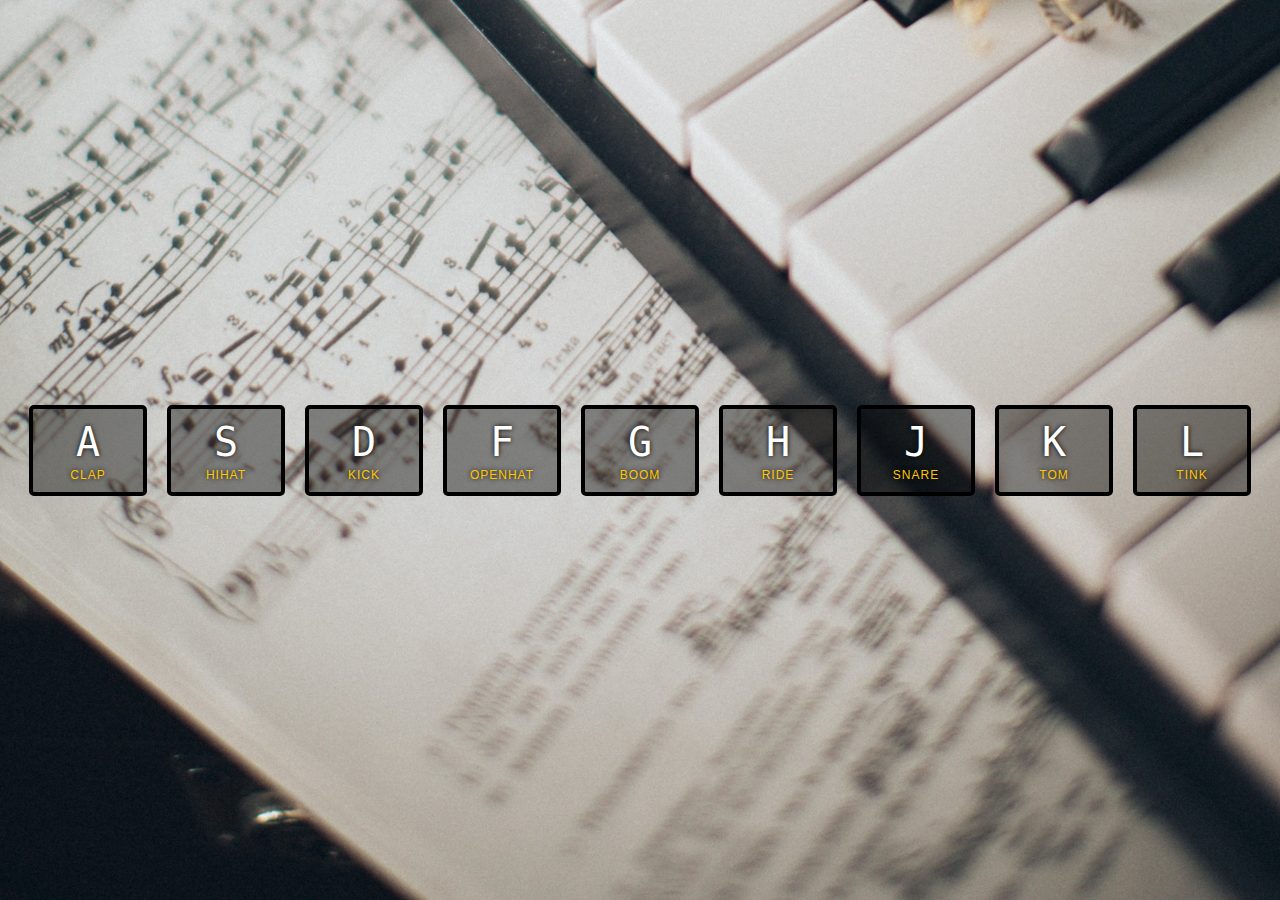
<file: index.html>
<!DOCTYPE html>
<html lang="en">
<head>
  <meta charset="UTF-8">
  <title>JS Drum Kit</title>
  <link rel="stylesheet" href="style.css">
  <link rel="icon" href="https://fav.farm/✅" />
</head>
<body>
  
    <div class="keys">
      <div data-key="65" class="key">

        <kbd class="music">A</kbd>
        <span class="sound">clap</span>
      </div>
      <div data-key="83" class="key">
        <kbd>S</kbd>
        <span class="sound">hihat</span>
      </div>
      <div data-key="68" class="key">
        <kbd>D</kbd>
        <span class="sound">kick</span>
      </div>
      <div data-key="70" class="key">
        <kbd>F</kbd>
        <span class="sound">openhat</span>
      </div>
      <div data-key="71" class="key">
        <kbd>G</kbd>
        <span class="sound">boom</span>
      </div>
      <div data-key="72" class="key">
        <kbd>H</kbd>
        <span class="sound">ride</span>
      </div>
      <div data-key="74" class="key">
        <kbd>J</kbd>
        <span class="sound">snare</span>
      </div>
      <div data-key="75" class="key">
        <kbd>K</kbd>
        <span class="sound">tom</span>
      </div>
      <div data-key="76" class="key">
        <kbd>L</kbd>
        <span class="sound">tink</span>
      </div>
    </div>
    <!-- ... (other keys) ... -->
  </div>
  <audio data-key="65" src="sounds/clap.wav"></audio>
  <audio data-key="83" src="sounds/hihat.wav"></audio>
  <audio data-key="68" src="sounds/kick.wav"></audio>
  <audio data-key="70" src="sounds/openhat.wav"></audio>
  <audio data-key="71" src="sounds/boom.wav"></audio>
  <audio data-key="72" src="sounds/ride.wav"></audio>
  <audio data-key="74" src="sounds/snare.wav"></audio>
  <audio data-key="75" src="sounds/tom.wav"></audio>
  <audio data-key="76" src="sounds/tink.wav"></audio>

  <!-- ... (other audio elements) ... -->

  <script>
    function removeTransition(e) {
      if (e.propertyName !== 'transform') return;
      e.target.classList.remove('playing');
    }

    function playSound(e) {
      const keyCode = e.type === 'keydown' ? e.keyCode : e.target.getAttribute('data-key');
      const audio = document.querySelector(`audio[data-key="${keyCode}"]`);
      const key = document.querySelector(`div[data-key="${keyCode}"]`);
      if (!audio) return;

      key.classList.add('playing');
      audio.currentTime = 0;
      audio.play();
    }
    
    // const kbd = document.querySelectorAll('.music')
    // kbd.addEventListener('mousedown', playSound)
    const keys = Array.from(document.querySelectorAll('.key'));
    keys.forEach(key => {
      key.addEventListener('transitionend', removeTransition);
      key.addEventListener('mousedown', playSound);
    });

    window.addEventListener('keydown', playSound);
  </script>

</body>
</html>
</file>
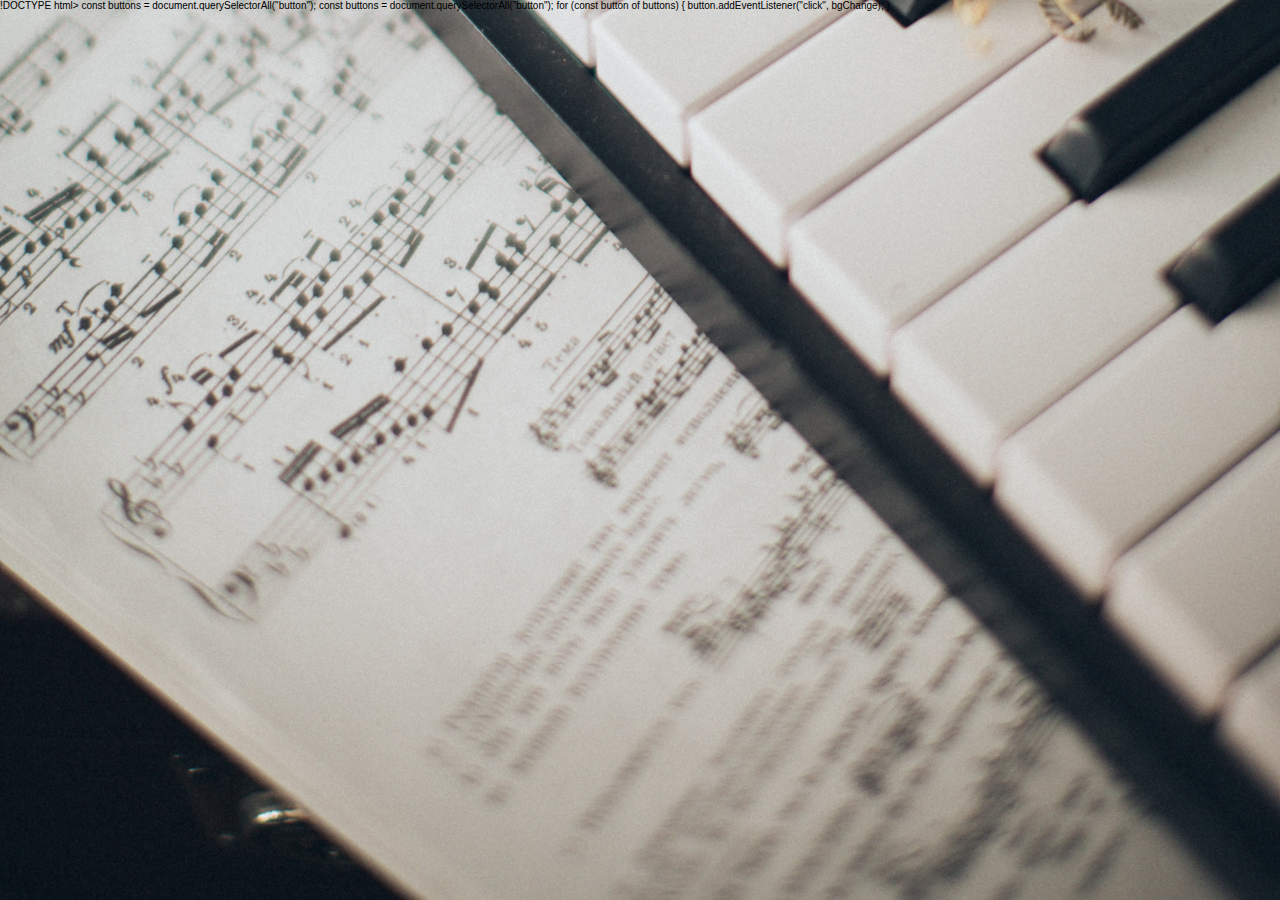
<file: index-learn.html>
!DOCTYPE html>
<html lang="en">
<head>
  <meta charset="UTF-8">
  <title>JS Drum Kit</title>
  <link rel="stylesheet" href="style.css">
  <link rel="icon" href="https://fav.farm/✅" />
</head>
<body>
    const buttons = document.querySelectorAll("button");
    const buttons = document.querySelectorAll("button");

for (const button of buttons) {
  button.addEventListener("click", bgChange);
}
</body>
</html>
</file>
<file: style.css>
html {
    font-size: 10px;
    background: url('./bg.jpg') bottom center;
    background-size: cover;
}
  
body, html {
    margin: 0;
    padding: 0;
    font-family: sans-serif;
}
  
.keys {
    display: flex;
    flex: 1;
    min-height: 100vh;
    align-items: center;
    justify-content: center;
}
  
.key {
    border: .4rem solid black;
    border-radius: .5rem;
    margin: 1rem;
    font-size: 1.5rem;
    padding: 1rem .5rem;
    transition: all 0.07s ease;
    width: 10rem;
    text-align: center;
    color: white;
    background: rgba(0, 0, 0, 0.4);
    text-shadow: 0 0 .5rem black;
}

.mouse-click {
    transform: scale(1.1);
    border-color: #4CAF50; /* Change the color for mouse click feedback */
    box-shadow: 0 0 1rem #4CAF50; /* Change the shadow for mouse click feedback */
}
  
.playing {
    transform: scale(1.1);
    border-color: #ffc600;
    box-shadow: 0 0 1rem #ffc600;
}
  
kbd {
    display: block;
    font-size: 4rem;
}
  
.sound {
    font-size: 1.2rem;
    text-transform: uppercase;
    letter-spacing: .1rem;
    color: #ffc600;
}
</file>
